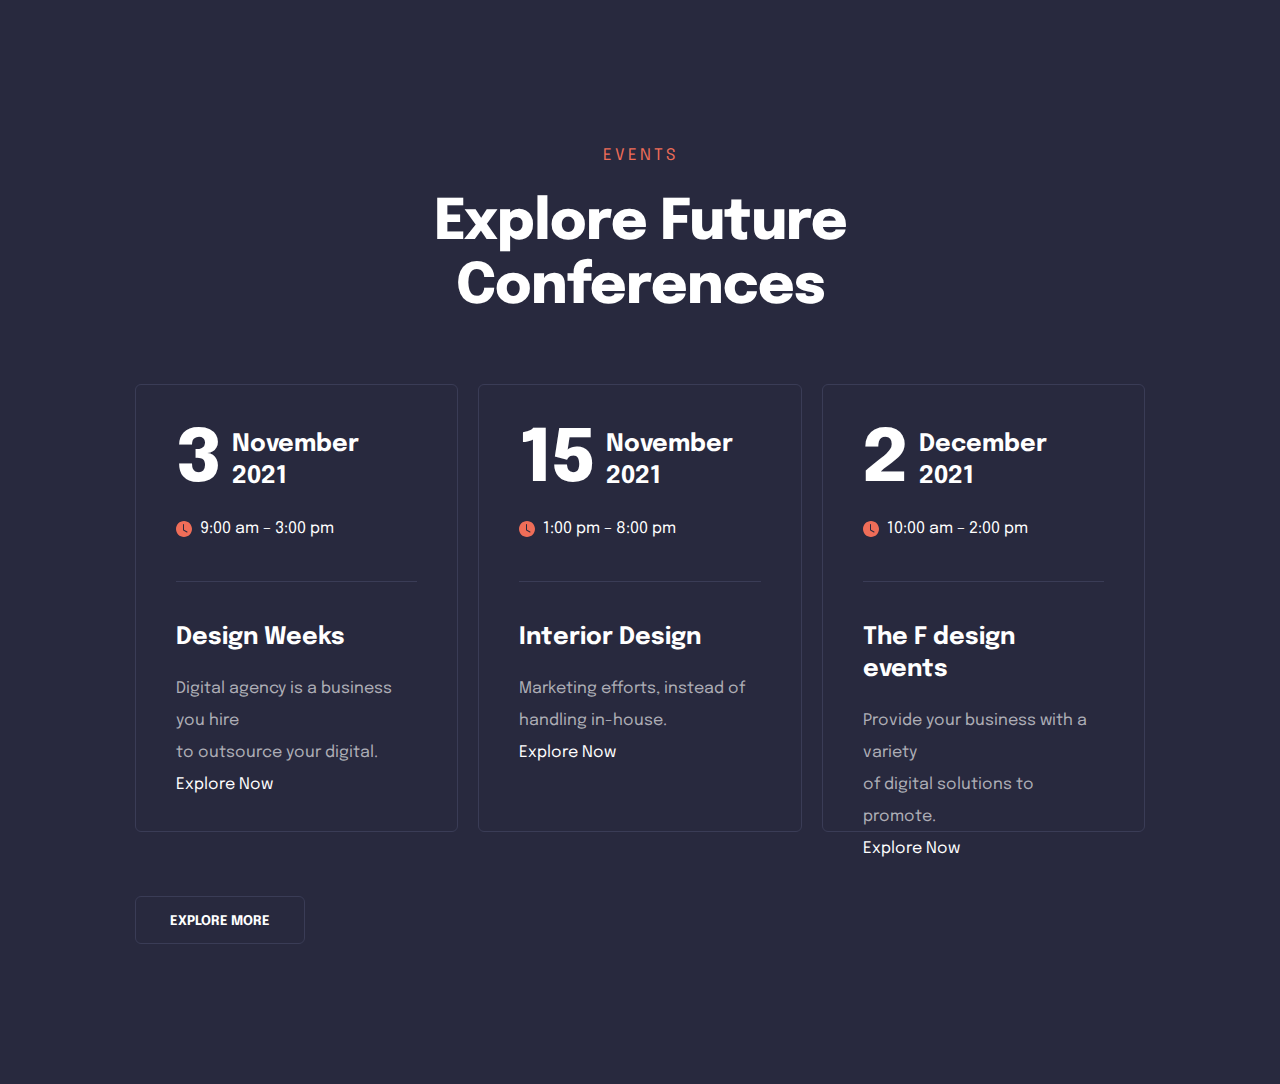
<file: eventsPage/index.html>
<!DOCTYPE html>
<html lang="en">
<head>
    <meta charset="UTF-8">
    <meta name="viewport" content="width=device-width, initial-scale=1.0">
    <title>Document</title>
    <link rel="stylesheet" href="index.css">
</head>
<body>
    <div class="page-7">
    <h1>Events</h1>
    <h2>Explore Future <br> 
        Conferences</h2>
        
        <div class="date-box">
            <div class="date-1">
                <div class="box-1">
                    <h3>3</h3>
                    <h4>November <br>
                        2021</h4>
                </div>
                <div class="box-2">
                    <svg xmlns="http://www.w3.org/2000/svg" width="16" height="16" viewBox="0 0 16 16" fill="none">
                        <path fill-rule="evenodd" clip-rule="evenodd" d="M8 16C12.4183 16 16 12.4183 16 8C16 3.58172 12.4183 0 8 0C3.58172 0 0 3.58172 0 8C0 12.4183 3.58172 16 8 16ZM7.5 3C7.77614 3 8 3.22386 8 3.5V8.71L11.248 10.566C11.4805 10.7063 11.5586 11.0064 11.4238 11.2422C11.2891 11.478 10.9909 11.5631 10.752 11.434L7.252 9.434C7.09622 9.34502 7.00006 9.1794 7 9V3.5C7 3.22386 7.22386 3 7.5 3Z" fill="#EF6D58"/>
                      </svg>
                      <h5>9:00 am – 3:00 pm</h5>
                </div>

                <hr>
               <h6>Design Weeks</h6> 
               <p>Digital agency is a business you hire <br> to outsource your digital.</p>
               <a href="#">Explore Now</a>
            </div>

            <div class="date-2">
                <div class="box-1">
                    <h3>15</h3>
                    <h4>November <br> 
                        2021</h4>
                </div>
                <div class="box-2">
                    <svg xmlns="http://www.w3.org/2000/svg" width="16" height="16" viewBox="0 0 16 16" fill="none">
                        <path fill-rule="evenodd" clip-rule="evenodd" d="M8 16C12.4183 16 16 12.4183 16 8C16 3.58172 12.4183 0 8 0C3.58172 0 0 3.58172 0 8C0 12.4183 3.58172 16 8 16ZM7.5 3C7.77614 3 8 3.22386 8 3.5V8.71L11.248 10.566C11.4805 10.7063 11.5586 11.0064 11.4238 11.2422C11.2891 11.478 10.9909 11.5631 10.752 11.434L7.252 9.434C7.09622 9.34502 7.00006 9.1794 7 9V3.5C7 3.22386 7.22386 3 7.5 3Z" fill="#EF6D58"/>
                      </svg>
                      <h5>1:00 pm – 8:00 pm</h5>
                </div>

                <hr>
                <h6>Interior Design</h6>
                <p>Marketing efforts, instead of <br> handling in-house.</p>
                <a href="#">Explore Now</a>
            </div>

            <div class="date-3">
                <div class="box-1">
                    <h3>2</h3>
                    <h4>December <br>
                        2021</h4>
                </div>
                <div class="box-2">
                    <svg xmlns="http://www.w3.org/2000/svg" width="16" height="16" viewBox="0 0 16 16" fill="none">
                        <path fill-rule="evenodd" clip-rule="evenodd" d="M8 16C12.4183 16 16 12.4183 16 8C16 3.58172 12.4183 0 8 0C3.58172 0 0 3.58172 0 8C0 12.4183 3.58172 16 8 16ZM7.5 3C7.77614 3 8 3.22386 8 3.5V8.71L11.248 10.566C11.4805 10.7063 11.5586 11.0064 11.4238 11.2422C11.2891 11.478 10.9909 11.5631 10.752 11.434L7.252 9.434C7.09622 9.34502 7.00006 9.1794 7 9V3.5C7 3.22386 7.22386 3 7.5 3Z" fill="#EF6D58"/>
                      </svg>
                      <h5>10:00 am – 2:00 pm</h5>
                </div>

                <hr>
<h6>The F design events</h6>
<p>Provide your business with a variety <br>of digital solutions to promote.</p>
<a href="#">Explore Now</a>
            </div>
        </div>

        <button>
            <a href="#">EXPLORE MORE</a>
        </button>
    </div>
</body>
</html>
</file>
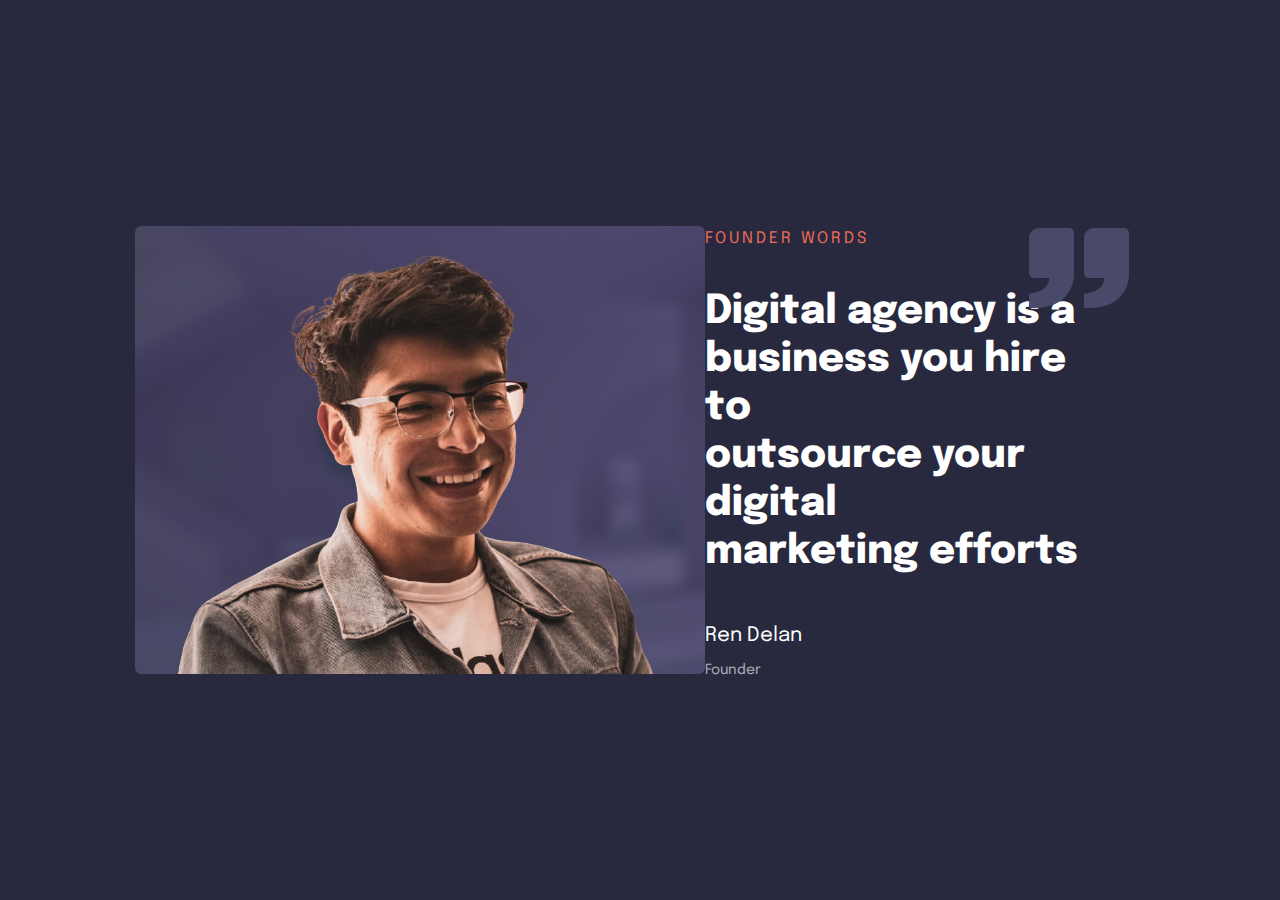
<file: founderWordsPage/index.html>
<!DOCTYPE html>
<html lang="en">
<head>
    <meta charset="UTF-8">
    <meta name="viewport" content="width=device-width, initial-scale=1.0">
    <title>Document</title>
    <link rel="stylesheet" href="./index.css">
</head>
<body>
    <div class="founder-words-page">
        <div class="img-box">
<img src="../photos/background-img.png" alt="" class="background">
        <img src="../photos/person.svg" alt="" class="person">
        </div>


        <div class="person-about">
            <img src="../photos/Shape.svg" alt="" class="shape">
            <h1>Founder Words</h1>
            <p>Digital agency is a <br> business you hire to  <br>
                outsource your digital <br> marketing efforts</p>

                <div class="user-information">
                    <h2>Ren Delan</h2>
                    <h3>Founder</h3>
                </div>
        </div>
    </div>
</body>
</html>
</file>
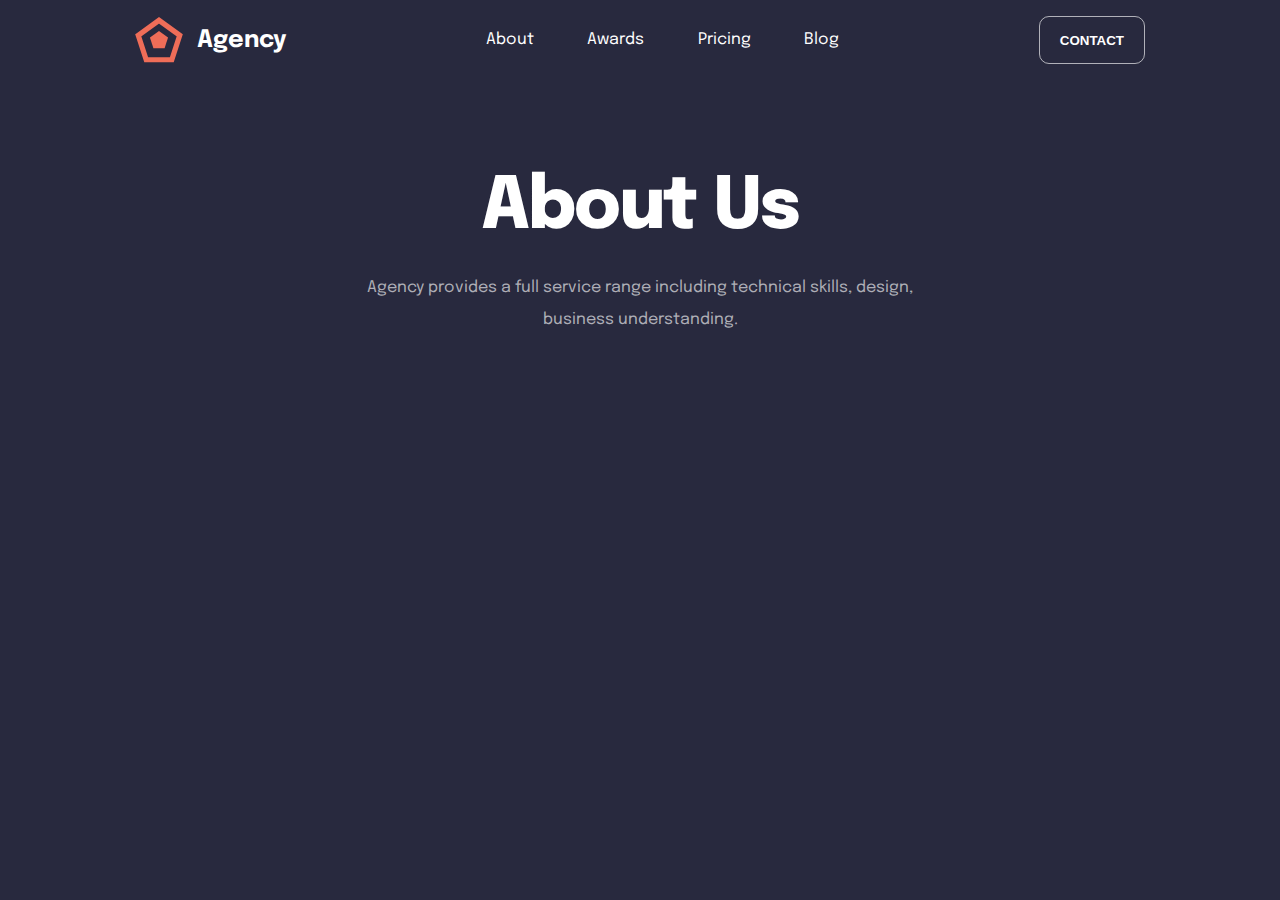
<file: homePage/index.html>
<!DOCTYPE html>
<html lang="en">
<head>
    <meta charset="UTF-8">
    <meta name="viewport" content="width=device-width, initial-scale=1.0">
    <title>Document</title>
    <link rel="stylesheet" href="./index.css">
</head>
<body>
    <div class="page-2">
        <nav>
          <div class="logo-text-box">
            <div class="img-box">
              <img src="../photos/Polygon.svg" alt="" class="photo-1" />
              <img src="../photos/Polygon (1).svg" alt="" class="photo-2" />
            </div>
            <p>Agency</p>
          </div>

          <ul>
            <li>
              <a href="../aboutPage/index.html">About</a>
            </li>
            <li>
              <a href="../awardsPage/index.html">Awards</a>
            </li>
            <li>
              <a href="../pricingPage/index.html">Pricing</a>
            </li>
            <li>
              <a href="../blogPage/index.html">Blog</a>
            </li>
          </ul>

          <button>
            <a href="../founderWordsPage/index.html">CONTACT</a>
          </button>
        </nav>

        <div class="about-box">
          <h1>About Us</h1>
          <h2>
            Agency provides a full service range including technical skills,
            design, business understanding.
          </h2>
        </div>
      </div>
</body>
</html>
</file>
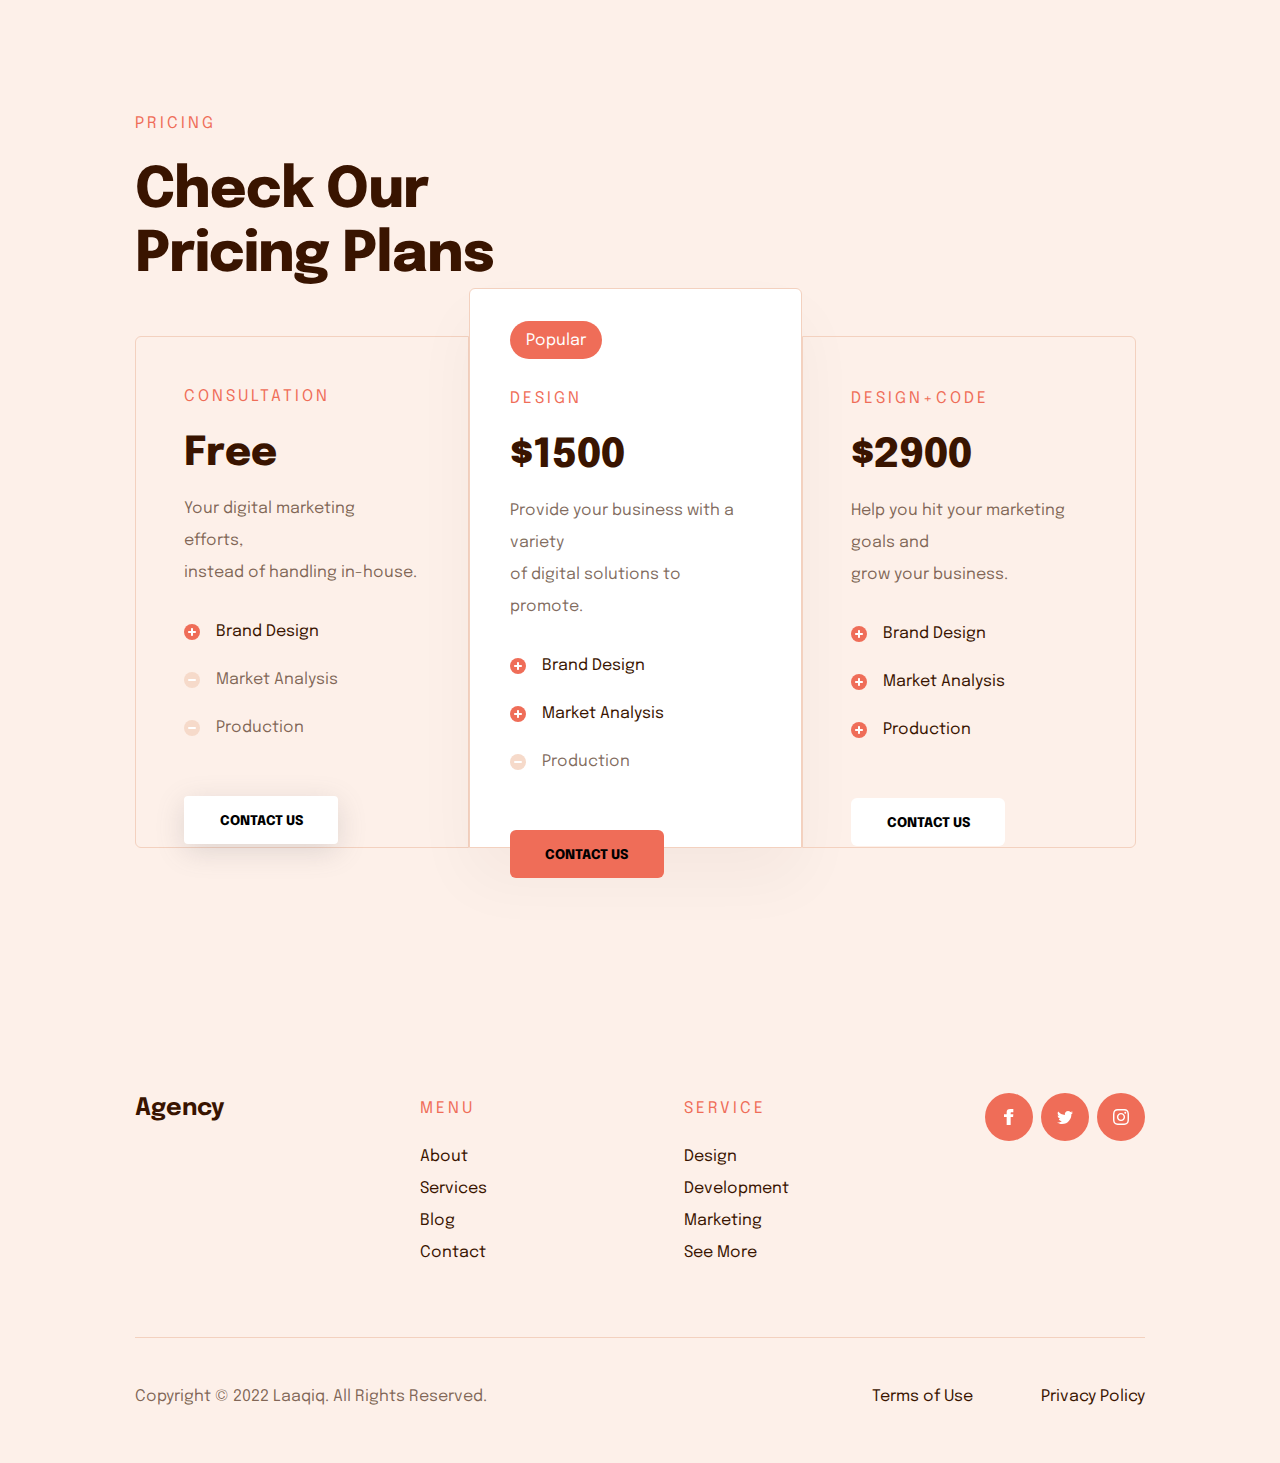
<file: pricingPage/index.html>
<!DOCTYPE html>
<html lang="en">
  <head>
    <meta charset="UTF-8" />
    <meta name="viewport" content="width=device-width, initial-scale=1.0" />
    <title>Document</title>
    <link rel="stylesheet" href="index.css" />
  </head>
  <body>
    <div class="container">
      <div class="page-5">
        <div class="title-box">
          <h1>Pricing</h1>
          <h2>
            Check Our <br />
            Pricing Plans
          </h2>
        </div>

        <div class="cards-box">
          <div class="consultation-box">
            <h3>Consultation</h3>
            <h4>Free</h4>
            <p>
              Your digital marketing efforts, <br />
              instead of handling in-house.
            </p>

            <ul>
              <li>
                <svg
                  xmlns="http://www.w3.org/2000/svg"
                  width="16"
                  height="16"
                  viewBox="0 0 16 16"
                  fill="none"
                >
                  <circle cx="8" cy="8" r="8" fill="#EF6D58" />
                  <path
                    fill-rule="evenodd"
                    clip-rule="evenodd"
                    d="M8 4C7.44772 4 7 4.44772 7 5V7H5C4.44772 7 4 7.44772 4 8C4 8.55228 4.44772 9 5 9H7V11C7 11.5523 7.44772 12 8 12C8.55228 12 9 11.5523 9 11V9H11C11.5523 9 12 8.55228 12 8C12 7.44772 11.5523 7 11 7H9V5C9 4.44772 8.55228 4 8 4Z"
                    fill="white"
                  />
                </svg>
                <h5>Brand Design</h5>
              </li>

              <li>
                <svg
                  xmlns="http://www.w3.org/2000/svg"
                  width="16"
                  height="16"
                  viewBox="0 0 16 16"
                  fill="none"
                >
                  <circle cx="8" cy="8" r="8" fill="#F6DACA" />
                  <rect x="4" y="7" width="8" height="2" rx="1" fill="white" />
                </svg>
                <h5>Market Analysis</h5>
              </li>
              <li>
                <svg
                  xmlns="http://www.w3.org/2000/svg"
                  width="16"
                  height="16"
                  viewBox="0 0 16 16"
                  fill="none"
                >
                  <circle cx="8" cy="8" r="8" fill="#F6DACA" />
                  <rect x="4" y="7" width="8" height="2" rx="1" fill="white" />
                </svg>
                <h5>Production</h5>
              </li>
            </ul>
            <button class="contact-button-1">
              <a href="#">contact us</a>
            </button>
          </div>

          <div class="design-box">
            <button class="popular-button">
              <a href="#">Popular</a>
            </button>
            <h3>Design</h3>
            <h4>$1500</h4>
            <p>
              Provide your business with a variety <br />
              of digital solutions to promote.
            </p>

            <ul>
              <li>
                <svg
                  xmlns="http://www.w3.org/2000/svg"
                  width="16"
                  height="16"
                  viewBox="0 0 16 16"
                  fill="none"
                >
                  <circle cx="8" cy="8" r="8" fill="#EF6D58" />
                  <path
                    fill-rule="evenodd"
                    clip-rule="evenodd"
                    d="M8 4C7.44772 4 7 4.44772 7 5V7H5C4.44772 7 4 7.44772 4 8C4 8.55228 4.44772 9 5 9H7V11C7 11.5523 7.44772 12 8 12C8.55228 12 9 11.5523 9 11V9H11C11.5523 9 12 8.55228 12 8C12 7.44772 11.5523 7 11 7H9V5C9 4.44772 8.55228 4 8 4Z"
                    fill="white"
                  />
                </svg>
                <h5>Brand Design</h5>
              </li>

              <li>
                <svg
                  xmlns="http://www.w3.org/2000/svg"
                  width="16"
                  height="16"
                  viewBox="0 0 16 16"
                  fill="none"
                >
                  <circle cx="8" cy="8" r="8" fill="#EF6D58" />
                  <path
                    fill-rule="evenodd"
                    clip-rule="evenodd"
                    d="M8 4C7.44772 4 7 4.44772 7 5V7H5C4.44772 7 4 7.44772 4 8C4 8.55228 4.44772 9 5 9H7V11C7 11.5523 7.44772 12 8 12C8.55228 12 9 11.5523 9 11V9H11C11.5523 9 12 8.55228 12 8C12 7.44772 11.5523 7 11 7H9V5C9 4.44772 8.55228 4 8 4Z"
                    fill="white"
                  />
                </svg>
                <h5>Market Analysis</h5>
              </li>

              <li>
                <svg
                  xmlns="http://www.w3.org/2000/svg"
                  width="16"
                  height="16"
                  viewBox="0 0 16 16"
                  fill="none"
                >
                  <circle cx="8" cy="8" r="8" fill="#F6DACA" />
                  <rect x="4" y="7" width="8" height="2" rx="1" fill="white" />
                </svg>
                <h5>Production</h5>
              </li>
            </ul>
            <button class="contact-button-2">
              <a href="../eventsPage/index.html">contact us</a>
            </button>
          </div>

          <div class="design-cod-box">
            <h3>Design+Code</h3>
            <h4>$2900</h4>
            <p>
              Help you hit your marketing goals and <br />
              grow your business.
            </p>
            <ul>
              <li>
                <svg
                  xmlns="http://www.w3.org/2000/svg"
                  width="16"
                  height="16"
                  viewBox="0 0 16 16"
                  fill="none"
                >
                  <circle cx="8" cy="8" r="8" fill="#EF6D58" />
                  <path
                    fill-rule="evenodd"
                    clip-rule="evenodd"
                    d="M8 4C7.44772 4 7 4.44772 7 5V7H5C4.44772 7 4 7.44772 4 8C4 8.55228 4.44772 9 5 9H7V11C7 11.5523 7.44772 12 8 12C8.55228 12 9 11.5523 9 11V9H11C11.5523 9 12 8.55228 12 8C12 7.44772 11.5523 7 11 7H9V5C9 4.44772 8.55228 4 8 4Z"
                    fill="white"
                  />
                </svg>
                <h5>Brand Design</h5>
              </li>

              <li>
                <svg
                  xmlns="http://www.w3.org/2000/svg"
                  width="16"
                  height="16"
                  viewBox="0 0 16 16"
                  fill="none"
                >
                  <circle cx="8" cy="8" r="8" fill="#EF6D58" />
                  <path
                    fill-rule="evenodd"
                    clip-rule="evenodd"
                    d="M8 4C7.44772 4 7 4.44772 7 5V7H5C4.44772 7 4 7.44772 4 8C4 8.55228 4.44772 9 5 9H7V11C7 11.5523 7.44772 12 8 12C8.55228 12 9 11.5523 9 11V9H11C11.5523 9 12 8.55228 12 8C12 7.44772 11.5523 7 11 7H9V5C9 4.44772 8.55228 4 8 4Z"
                    fill="white"
                  />
                </svg>
                <h5>Market Analysis</h5>
              </li>

              <li>
                <svg
                  xmlns="http://www.w3.org/2000/svg"
                  width="16"
                  height="16"
                  viewBox="0 0 16 16"
                  fill="none"
                >
                  <circle cx="8" cy="8" r="8" fill="#EF6D58" />
                  <path
                    fill-rule="evenodd"
                    clip-rule="evenodd"
                    d="M8 4C7.44772 4 7 4.44772 7 5V7H5C4.44772 7 4 7.44772 4 8C4 8.55228 4.44772 9 5 9H7V11C7 11.5523 7.44772 12 8 12C8.55228 12 9 11.5523 9 11V9H11C11.5523 9 12 8.55228 12 8C12 7.44772 11.5523 7 11 7H9V5C9 4.44772 8.55228 4 8 4Z"
                    fill="white"
                  />
                </svg>
                <h5>Production</h5>
              </li>
            </ul>

            <button class="contact-button-3">
              <a href="#">contact us</a>
            </button>
          </div>
        </div>
      </div>

      <div class="page-6">
        <div class="all-box">
          <h1>Agency</h1>

          <div class="menu-box">
            <h2>Menu</h2>
            <ul>
              <li>About</li>
              <li>Services</li>
              <li>Blog</li>
              <li>Contact</li>
            </ul>
          </div>

          <div class="service-box">
            <h2>Service</h2>
            <ul>
              <li>Design</li>
              <li>Development</li>
              <li>Marketing</li>
              <li>See More</li>
            </ul>
          </div>

          <svg
            xmlns="http://www.w3.org/2000/svg"
            width="160"
            height="48"
            viewBox="0 0 160 48"
            fill="none"
          >
            <circle cx="136" cy="24" r="24" fill="#EF6D58" />
            <path
              fill-rule="evenodd"
              clip-rule="evenodd"
              d="M136 16C133.827 16 133.556 16.0093 132.701 16.0493C129.795 16.1827 128.181 17.7947 128.048 20.7013C128.009 21.556 128 21.828 128 24C128 26.1733 128.009 26.4453 128.048 27.2987C128.181 30.204 129.795 31.8187 132.701 31.952C133.556 31.9907 133.827 32 136 32C138.173 32 138.445 31.9907 139.3 31.952C142.201 31.8187 143.821 30.2067 143.952 27.2987C143.991 26.4453 144 26.1733 144 24C144 21.828 143.991 21.556 143.952 20.7013C143.821 17.7987 142.207 16.1813 139.3 16.0493C138.445 16.0093 138.173 16 136 16ZM136 17.4427C138.136 17.4427 138.389 17.4507 139.233 17.4893C141.403 17.588 142.413 18.616 142.513 20.768C142.551 21.612 142.559 21.864 142.559 24C142.559 26.136 142.551 26.3893 142.513 27.232C142.413 29.3827 141.404 30.4133 139.233 30.512C138.389 30.5493 138.137 30.5587 136 30.5587C133.864 30.5587 133.611 30.5507 132.768 30.512C130.595 30.412 129.588 29.38 129.488 27.232C129.451 26.3893 129.441 26.136 129.441 24C129.441 21.864 129.451 21.6107 129.488 20.768C129.587 18.6147 130.597 17.5867 132.768 17.488C133.611 17.4493 133.864 17.4427 136 17.4427ZM131.892 24C131.892 21.7307 133.732 19.892 136 19.892C138.268 19.892 140.108 21.732 140.108 24C140.108 26.2693 138.268 28.108 136 28.108C133.732 28.108 131.892 26.2693 131.892 24ZM136 26.6667C134.527 26.6667 133.333 25.4733 133.333 24C133.333 22.528 134.527 21.3333 136 21.3333C137.472 21.3333 138.668 22.5267 138.668 24C138.668 25.4733 137.472 26.6667 136 26.6667ZM139.309 19.7307C139.309 19.2 139.74 18.7707 140.269 18.7707C140.801 18.7707 141.231 19.2 141.231 19.7307C141.231 20.2613 140.8 20.6907 140.269 20.6907C139.739 20.6907 139.309 20.26 139.309 19.7307Z"
              fill="white"
            />
            <circle cx="80" cy="24" r="24" fill="#EF6D58" />
            <path
              d="M88 19.54C87.412 19.8013 86.7787 19.9773 86.1147 20.0573C86.7933 19.6507 87.312 19.008 87.5587 18.2413C86.924 18.6173 86.2213 18.8907 85.4733 19.0373C84.876 18.3987 84.0213 18 83.0787 18C80.9587 18 79.4013 19.9773 79.88 22.0307C77.1533 21.8933 74.7333 20.5867 73.1147 18.6013C72.2547 20.076 72.6693 22.0067 74.1307 22.984C73.5933 22.9667 73.088 22.8187 72.6453 22.5733C72.6093 24.0933 73.7 25.516 75.2787 25.8333C74.8173 25.9587 74.3107 25.988 73.796 25.8893C74.2133 27.1933 75.428 28.1413 76.8627 28.168C75.48 29.2507 73.7427 29.7347 72 29.5293C73.4533 30.4613 75.1773 31.004 77.0307 31.004C83.1267 31.004 86.5693 25.856 86.3613 21.2387C87.004 20.7773 87.56 20.1987 88 19.54Z"
              fill="white"
            />
            <circle cx="24" cy="24" r="24" fill="#EF6D58" />
            <path
              d="M21.6667 21.3333H19V24H21.6667V32H25.6667V24H28.0933L28.3333 21.3333H25.6667V20.2227C25.6667 19.5853 25.7947 19.3333 26.4107 19.3333H28.3333V16H25.128C22.7307 16 21.6667 17.056 21.6667 19.0773V21.3333Z"
              fill="white"
            />
          </svg>
        </div>

        <hr>

        <div class="text-box">
          <div class="text-1">
           <p> Copyright © 2022 Laaqiq. All Rights Reserved.</p>
          </div>
          <div class="text-2">
            <h3>Terms of Use</h3>
            <h4>Privacy Policy</h4>
          </div>
        </div>
      </div>
    </div>
  </body>
</html>
</file>
<file: eventsPage/index.css>
@import url('https://fonts.googleapis.com/css2?family=Epilogue:wght@400;700;800&display=swap');
*{
    margin: 0;
    padding: 0;
    box-sizing: border-box;
}

.page-7{
    width: 100%;
    min-height: 100vh;
    padding: 140px 135px 140px 135px;
    background: #28293E;
}


.page-7 h1{
    margin-bottom: 20px;
    color: var(--text-light-accent, #EF6D58);
text-align: center;
font-feature-settings: 'clig' off, 'liga' off;
font-family: Epilogue;
font-size: 16px;
font-style: normal;
font-weight: 400;
line-height: 32px; 
letter-spacing: 3px;
text-transform: uppercase;
}

.page-7 h2{
    color: var(--text-light, #FFF);
text-align: center;
font-feature-settings: 'clig' off, 'liga' off;
font-family: Epilogue;
font-size: 56px;
font-style: normal;
font-weight: 800;
line-height: 64px; 
letter-spacing: -1px;
}

.date-box{
    margin-top: 64px;
    display: flex;
    justify-content: space-between;
}

.date-1{
    width: 32%;
    height: 448px;
    padding: 36px 40px 36px 40px;
    border-radius: 6px;
    border: 1px solid #3A3C56;
}

.box-1{
    display: flex;
    align-items: center;
}

.date-box h3{
    margin-right: 12px;
    color: var(--text-light, #FFF);
font-feature-settings: 'clig' off, 'liga' off;
font-family: Epilogue;
font-size: 72px;
font-style: normal;
font-weight: 800;
line-height: 80px; 
letter-spacing: -2px;
}

.date-box h4{
    color: var(--text-light, #FFF);
font-feature-settings: 'clig' off, 'liga' off;
font-family: Epilogue;
font-size: 24px;
font-style: normal;
font-weight: 700;
line-height: 32px; 
}

.box-2{
    margin-top: 12px;
    display: flex;
    align-items: center;
}

.date-box h5{
    margin-left: 8px;
    color: var(--text-light, #FFF);
font-feature-settings: 'clig' off, 'liga' off;
font-family: Epilogue;
font-size: 16px;
font-style: normal;
font-weight: 400;
line-height: 32px; 
}

hr{
    width: 100%;
height: 1px;
margin-top: 36px;
border: none;
background: #3A3C56;
}

.date-box h6{
    margin-top: 40px;
    color: var(--text-light, #FFF);
font-feature-settings: 'clig' off, 'liga' off;
font-family: Epilogue;
font-size: 24px;
font-style: normal;
font-weight: 700;
line-height: 32px; 
}

.date-box p{
    margin-top: 19px;
    color: var(--text-light-gray, rgba(255, 255, 255, 0.64));
font-feature-settings: 'clig' off, 'liga' off;
font-family: Epilogue;
font-size: 16px;
font-style: normal;
font-weight: 400;
line-height: 32px; 
}

.date-box a{
    margin-top: 26px;
    text-decoration: none;
    color: var(--text-light, #FFF);
font-feature-settings: 'clig' off, 'liga' off;
font-family: Epilogue;
font-size: 16px;
font-style: normal;
font-weight: 400;
line-height: 32px; 
}

.date-2{
    width: 32%;
    height: 448px;
    padding: 36px 40px 36px 40px;
    border-radius: 6px;
    border: 1px solid #3A3C56;
}

.date-3{
    width: 32%;
    height: 448px;
    padding: 36px 40px 36px 40px;
    border-radius: 6px;
    border: 1px solid #3A3C56;
}

button{
    width: 170px;
height: 48px;
margin-top: 64px;
border-radius: 6px;
border: 1px solid #3A3C56;
background-color: #28293E;
}

button a{
    color: #FFF;
    text-decoration: none;
    font-family: Epilogue;
    font-weight: 700;
}
</file>
<file: founderWordsPage/index.css>
@import url("https://fonts.googleapis.com/css2?family=Epilogue:wght@400;800&display=swap");
* {
  margin: 0;
  padding: 0;
  box-sizing: border-box;
}

.founder-words-page {
  width: 100%;
  min-height: 100vh;
  padding: 180px 181px 176px 135px;
  display: flex;
  justify-content: space-between;
  align-items: center;
  background: #28293e;
}

.img-box {
  position: relative;
}

.background {
  width: 570px;
  height: 448px;
}

.person {
  width: 477px;
  height: 420px;
  position: absolute;
  top: 28px;
  left: 42px;
}

.person-about {
  position: relative;
}

.shape {
  width: 100px;
  height: 80px;
  position: absolute;
  top: 5px;
  left: 324px;
}

.person-about h1 {
  margin-bottom: 33px;
  color: var(--text-light-accent, #ef6d58);
  font-feature-settings: "clig" off, "liga" off;
  font-family: Epilogue;
  font-size: 16px;
  font-style: normal;
  font-weight: 400;
  line-height: 32px;
  letter-spacing: 3px;
  text-transform: uppercase;
}

.person-about p {
  margin-bottom: 44px;
  color: var(--text-light, #fff);
  font-feature-settings: "clig" off, "liga" off;
  font-family: Epilogue;
  font-size: 40px;
  font-style: normal;
  font-weight: 800;
  line-height: 48px;
}

.user-information h2 {
  margin-bottom: 6px;
  color: var(--text-light, #fff);
  font-feature-settings: "clig" off, "liga" off;
  font-family: Epilogue;
  font-size: 20px;
  font-style: normal;
  font-weight: 400;
  line-height: 32px;
}

.user-information h3 {
  color: var(--text-light-gray, rgba(255, 255, 255, 0.64));
  font-feature-settings: "clig" off, "liga" off;
  font-family: Epilogue;
  font-size: 14px;
  font-style: normal;
  font-weight: 400;
  line-height: 24px;
}
</file>
<file: homePage/index.css>
@import url("https://fonts.googleapis.com/css2?family=Epilogue:wght@400;700;800&display=swap");
* {
  margin: 0;
  padding: 0;
  box-sizing: border-box;
}
/* page-2 design  */
.page-2 {
  width: 100%;
  min-height: 100vh;
  padding: 16px 135px 66px 135px;
  background-color: #28293e;
}
nav {
  display: flex;
  justify-content: space-between;
}
.logo-text-box {
  display: flex;
  align-items: center;
}
.img-box {
  position: relative;
  width: 48px;
  height: 48px;
  margin-right: 14px;
}
.photo-2 {
  position: absolute;
  top: 50%;
  left: 50%;
  transform: translate(-50%,-50%);
}
.logo-text-box .photo-1 {
  width: 48px;
  height: 48px;

}
.logo-text-box .photo-2 {
  width: 19px;
  height: 19px;
}
.logo-text-box p {
  color: var(--text-light, #fff);
  font-feature-settings: "clig" off, "liga" off;
  font-family: Epilogue;
  font-size: 24px;
  font-style: normal;
  font-weight: 700;

}
.page-2 ul {
  width: 35%;
  display: flex;
  justify-content: space-between;
  align-items: center;
}
.page-2 button{
  border: 1px solid rgba(255, 255, 255, 0.64);
  background: none;
  border-radius: 10px;
  color: white;
  padding: 10px 20px;
  font-weight: bold;
}

.page-2 a{
  text-decoration: none;
  color: white;
}
.page-2 ul li {
  /* margin-right: 100px; */
  list-style-type: none;
}
.page-2 ul li a{
  color: var(--text-light, #fff);
  text-align: center;
  font-feature-settings: "clig" off, "liga" off;
  font-family: Epilogue;
  font-size: 16px;
  font-style: normal;
  font-weight: 400;
  line-height: 32px;
  text-decoration: none;
}
.about-box{
  display: flex;
  flex-direction: column;
 align-items: center;
}

.about-box h1 {
  margin-top: 104px;
  margin-bottom: 24px;
  color: var(--text-light, #fff);
  text-align: center;
  font-feature-settings: "clig" off, "liga" off;
  font-family: Epilogue;
  font-size: 72px;
  font-style: normal;
  font-weight: 800;
  line-height: 80px;
  letter-spacing: -2px;
}
.about-box h2 {
  width: 570px;
  color: var(--text-light-gray, rgba(255, 255, 255, 0.64));
  text-align: center;
  font-feature-settings: "clig" off, "liga" off;
  font-family: Epilogue;
  font-size: 16px;
  font-style: normal;
  font-weight: 400;
  line-height: 32px;
}
</file>
<file: pricingPage/index.css>
@import url('https://fonts.googleapis.com/css2?family=Epilogue:wght@400;800&display=swap');
*{
    margin: 0;
    padding: 0;
    box-sizing: border-box;
}

.page-5{
    width: 100%;
    min-height: 100vh;
    padding: 108px 134px 156px 135px;
    background: #FDF0E9;
}

.title-box h1{
    margin-bottom: 20px;
    color: var(--text-dark-accent, #EF6D58);
font-feature-settings: 'clig' off, 'liga' off;
font-family: Epilogue;
font-size: 16px;
font-style: normal;
font-weight: 400;
line-height: 32px; 
letter-spacing: 3px;
text-transform: uppercase;
}

.title-box h2{
    color: var(--text-dark, #391400);
    font-feature-settings: 'clig' off, 'liga' off;
    font-family: Epilogue;
    font-size: 56px;
    font-style: normal;
    font-weight: 800;
    line-height: 64px; 
    letter-spacing: -1px;
}

.cards-box{
    display: flex;
align-items: end;
}

.consultation-box {
    width: 33%;
height: 512px;
padding: 44px 50px 48px 48px;
border-radius: 6px 0px 0px 6px;
border: 1px solid #F3D1BF;
}

.cards-box h3{
    margin-bottom: 17px;
    color: var(--text-dark-accent, #EF6D58);
font-feature-settings: 'clig' off, 'liga' off;
font-family: Epilogue;
font-size: 16px;
font-style: normal;
font-weight: 400;
line-height: 32px; 
letter-spacing: 3px;
text-transform: uppercase;
}

.cards-box h4{
    margin-bottom: 15px;
    color: var(--text-dark, #391400);
    font-feature-settings: 'clig' off, 'liga' off;
    font-family: Epilogue;
    font-size: 40px;
    font-style: normal;
    font-weight: 800;
    line-height: 48px; 
}

.cards-box p {
    margin-bottom: 27px;
    color: var(--text-dark-gray, rgba(57, 20, 0, 0.64));
font-feature-settings: 'clig' off, 'liga' off;
font-family: Epilogue;
font-size: 16px;
font-style: normal;
font-weight: 400;
line-height: 32px; 
}

.cards-box ul li{
    margin-bottom: 16px;
    display: flex;
    align-items: center;
    list-style-type: none;
}

.consultation-box li:first-child h5 {
    margin-left: 16px;
    color: var(--text-dark, #391400);
font-feature-settings: 'clig' off, 'liga' off;
font-family: Epilogue;
font-size: 16px;
font-style: normal;
font-weight: 400;
line-height: 32px;
}

.consultation-box li:nth-child(2) h5, 
.consultation-box li:last-child h5{
    margin-left: 16px;
    color: var(--text-dark-gray, rgba(57, 20, 0, 0.64));
    font-feature-settings: 'clig' off, 'liga' off;
    font-family: Epilogue;
    font-size: 16px;
    font-style: normal;
    font-weight: 400;
    line-height: 32px; 
}

.contact-button-1{
    width: 154px;
    height: 48px;
    margin-top: 36px;
    box-shadow: rgba(100, 100, 111, 0.2) 0px 7px 29px 0px;
border-radius: 4px;
background-color: white;
}


.contact-button-1 a{
text-decoration: none;
font-family: Epilogue;
font-weight: 800;
color: black;
    text-transform: uppercase;

}

.design-box{
    width: 33%;
    height: 560px;
    padding: 32px 48px 48px 40px;
    border-radius: 6px 6px 0px 0px;
    border: 1px solid #F3D1BF;
    background: #FFF;
    box-shadow: 0px 32px 64px 0px rgba(57, 20, 0, 0.04);
}

.design-box .popular-button{
    width: 92px;
height: 38px;
margin-bottom: 24px;
padding: 4px 16px;
border-radius: 19px;
background: #EF6D58;
}

.design-box .popular-button a{
    text-decoration: none;
    color: var(--text-light, #FFF);
font-feature-settings: 'clig' off, 'liga' off;
font-family: Epilogue;
font-size: 16px;
font-style: normal;
font-weight: 400;
line-height: 32px; 
}



.design-box ul li:first-child h5, 
.design-box ul li:nth-child(2) h5{
    margin-left: 16px;
    color: var(--text-dark, #391400);
font-feature-settings: 'clig' off, 'liga' off;
font-family: Epilogue;
font-size: 16px;
font-style: normal;
font-weight: 400;
line-height: 32px; 
}

.design-box ul li:last-child h5{
    margin-left: 16px;
    color: var(--text-dark-gray, rgba(57, 20, 0, 0.64));
font-feature-settings: 'clig' off, 'liga' off;
font-family: Epilogue;
font-size: 16px;
font-style: normal;
font-weight: 400;
line-height: 32px; 
}

.contact-button-2{
    width: 154px;
height: 48px;
margin-top: 36px;
border-radius: 6px;
background: #EF6D58;
}

.contact-button-2 a{
    font-family: Epilogue;
    font-weight: 800;
    text-decoration: none;
text-transform: uppercase;
color: black;
}


.design-cod-box{
width: 33%;
height: 512px;
padding: 46px 48px;
border-radius: 0px 6px 6px 0px;
border: 1px solid #F3D1BF;
}


.design-cod-box li h5{
    margin-left: 16px;
    color: var(--text-dark, #391400);
font-feature-settings: 'clig' off, 'liga' off;
font-family: Epilogue;
font-size: 16px;
font-style: normal;
font-weight: 400;
line-height: 32px;
}

.contact-button-3{
    width: 154px;
    height: 48px;
    margin-top: 36px;
    border-radius: 6px;
    background: #FFFFFF;
}

.contact-button-3 a{
    font-family: Epilogue;
    font-weight: 800;
    text-decoration: none;
text-transform: uppercase;
color: black;
}


.page-6{
    width: 100%;
    padding: 89px 135px 50px 135px;
    background: #FDF0E9;
}

.page-6 .all-box h1{
    color: var(--text-dark, #391400);
font-feature-settings: 'clig' off, 'liga' off;
font-family: Epilogue;
font-size: 24px;
font-style: normal;
font-weight: 700;
line-height: 32px; 
}

.all-box {
    display: flex;
    justify-content: space-between;
}

.all-box .menu-box h2, .service-box h2{
    margin-bottom: 16px;
    color: var(--text-dark-accent, #EF6D58);
font-feature-settings: 'clig' off, 'liga' off;
font-family: Epilogue;
font-size: 16px;
font-style: normal;
font-weight: 400;
line-height: 32px; 
letter-spacing: 3px;
text-transform: uppercase;
}

.all-box .menu-box ul li, 
.all-box .service-box ul li {
    list-style-type: none;
    color: var(--text-dark, #391400);
font-feature-settings: 'clig' off, 'liga' off;
font-family: Epilogue;
font-size: 16px;
font-style: normal;
font-weight: 400;
line-height: 32px; 
}

hr{
    width: 100%;
height: 1px;
margin-top: 68px;
border: none;
background: #F3D1BF;
}

.text-box{
    margin-top: 43px;
    display: flex;
    justify-content: space-between;
}

.text-2{
    display: flex;
}

.text-1 p{
    color: var(--text-dark-gray, rgba(57, 20, 0, 0.64));
font-feature-settings: 'clig' off, 'liga' off;
font-family: Epilogue;
font-size: 16px;
font-style: normal;
font-weight: 400;
line-height: 32px; 
}

.text-2 h3, .text-2 h4{
    color: var(--text-dark, #391400);
text-align: right;
font-feature-settings: 'clig' off, 'liga' off;
font-family: Epilogue;
font-size: 16px;
font-style: normal;
font-weight: 400;
line-height: 32px; 
}

.text-2 h3{
    margin-right: 68px;
}

button{
    border: none;
}
</file>
